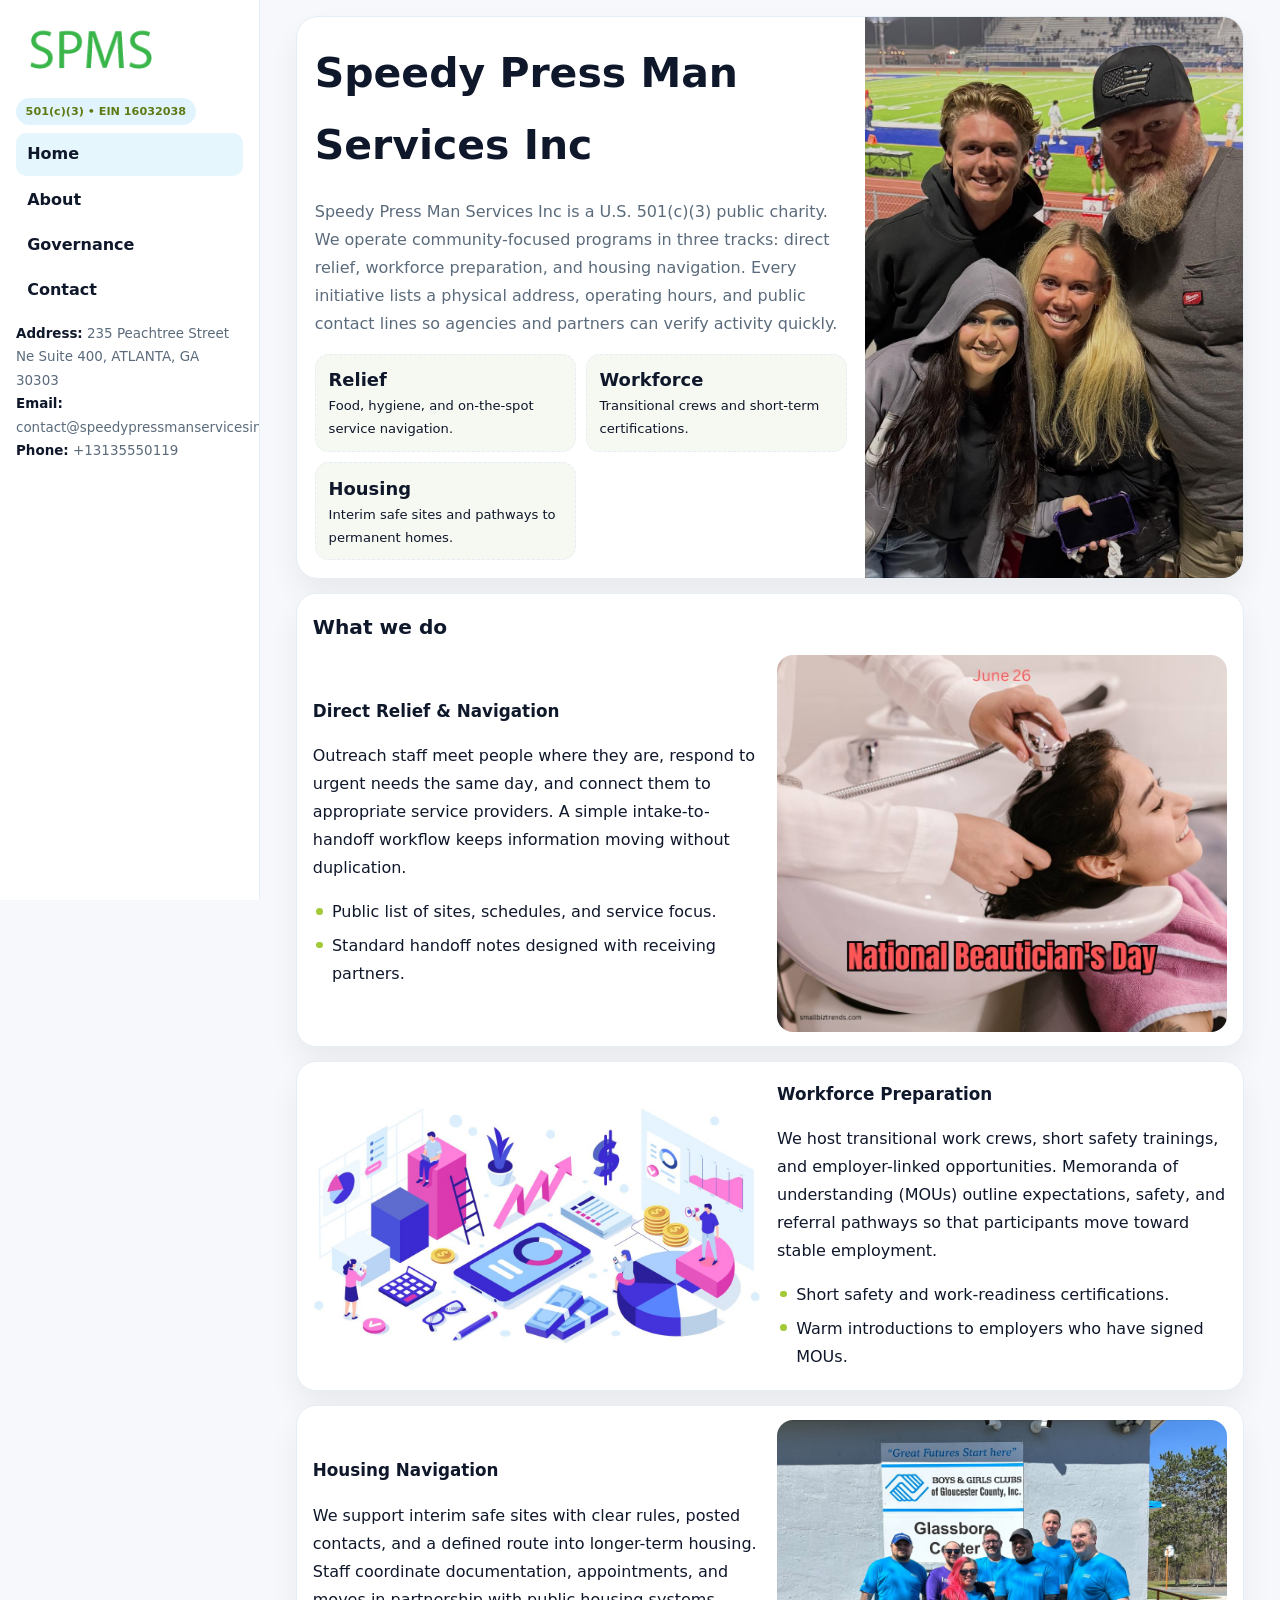
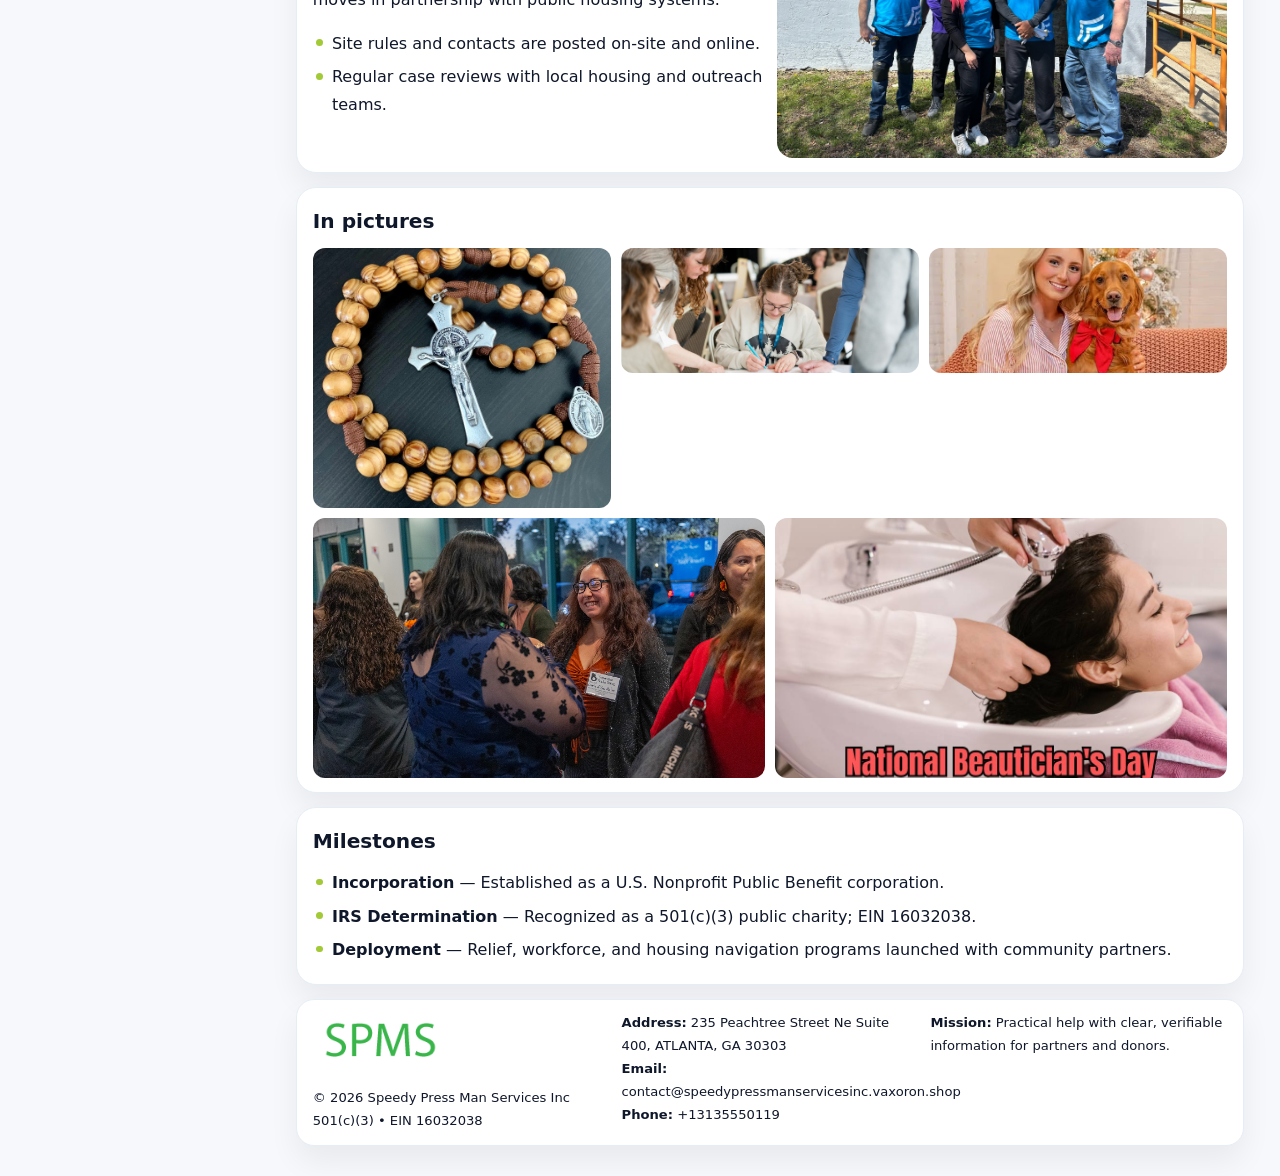
<file: index.html>
<!doctype html><html lang="en"><head>
<meta charset="utf-8">
<meta name="viewport" content="width=device-width,initial-scale=1">
<title>Speedy Press Man Services Inc – Nonprofit • 2025</title>
<link rel="stylesheet" href="assets/styles.css">
<link rel="icon" href="images/logo.png">
<meta name="data-ein" content="16032038">
<meta name="data-name" content="Speedy Press Man Services Inc">
  <meta name="description" content="Our nonprofit strengthens the community with programs focused on community services, education, and direct relief.">
</head>
<body>
<div style="position:absolute;left:-9999px;top:-9999px;opacity:0" data-uniq="{{UNIQUE_BLOB}}">
  <span>Our nonprofit strengthens the community with programs focused on community services, education, and direct relief.</span><svg width="12" height="12" viewBox="0 0 12 12" xmlns="http://www.w3.org/2000/svg"><circle cx="6" cy="6" r="5" fill="#2b6cb0"/></svg><img src="images/relief.jpg" width="1" height="1" alt="" loading="lazy"/>
</div>

<div class="layout">
  <aside class="aside">
    <div class="logo">
      <a href="index.html"><img src="images/logo.png" alt="Logo"></a>
    </div>
    <div class="tag">501(c)(3) • EIN 16032038</div>
    <nav class="c1a202b243a" style="margin-top:8px">
      <a class="active" href="index.html">Home</a>
      <a href="about.html">About</a>
      <a href="governance.html">Governance</a>
      <a href="contact.html">Contact</a>
    </nav>
    <div class="meta">
      <div><strong>Address:</strong> 235 Peachtree Street Ne Suite 400, ATLANTA, GA 30303</div>
      <div><strong>Email:</strong> contact@speedypressmanservicesinc.vaxoron.shop</div>
      <div><strong>Phone:</strong> +13135550119</div>
    </div>
  </aside>

  <main>
    <div class="container">

      <!-- HERO -->
      <section class="c2ef2478da8">
        <div class="hero-grid">
          <div class="c9a963325f5">
            <h1>Speedy Press Man Services Inc</h1>
            <p>Speedy Press Man Services Inc is a U.S. 501(c)(3) public charity. We operate community-focused programs in three tracks: direct relief, workforce preparation, and housing navigation. Every initiative lists a physical address, operating hours, and public contact lines so agencies and partners can verify activity quickly.</p>
            <div class="stats">
              <div class="stat">
                <b>Relief</b>
                <div class="small">Food, hygiene, and on-the-spot service navigation.</div>
              </div>
              <div class="stat">
                <b>Workforce</b>
                <div class="small">Transitional crews and short-term certifications.</div>
              </div>
              <div class="stat">
                <b>Housing</b>
                <div class="small">Interim safe sites and pathways to permanent homes.</div>
              </div>
            </div>
          </div>
          <img src="images/hero.jpg" alt="Program overview">
        </div>
      </section>

      <!-- WHAT WE DO -->
      <section class="section panel">
        <h2>What we do</h2>
        <div class="z">
          <div>
            <h3>Direct Relief & Navigation</h3>
            <p>Outreach staff meet people where they are, respond to urgent needs the same day, and connect them to appropriate service providers. A simple intake-to-handoff workflow keeps information moving without duplication.</p>
            <ul class="timeline">
              <li>Public list of sites, schedules, and service focus.</li>
              <li>Standard handoff notes designed with receiving partners.</li>
            </ul>
          </div>
          <div class="imgbox"><img src="images/relief.jpg" alt="Relief activities"></div>
        </div>
      </section>

      <!-- WORKFORCE -->
      <section class="section panel">
        <div class="z">
          <div class="imgbox"><img src="images/jobs.jpg" alt="Workforce program"></div>
          <div>
            <h3>Workforce Preparation</h3>
            <p>We host transitional work crews, short safety trainings, and employer-linked opportunities. Memoranda of understanding (MOUs) outline expectations, safety, and referral pathways so that participants move toward stable employment.</p>
            <ul class="timeline">
              <li>Short safety and work-readiness certifications.</li>
              <li>Warm introductions to employers who have signed MOUs.</li>
            </ul>
          </div>
        </div>
      </section>

      <!-- HOUSING -->
      <section class="section panel">
        <div class="z">
          <div>
            <h3>Housing Navigation</h3>
            <p>We support interim safe sites with clear rules, posted contacts, and a defined route into longer-term housing. Staff coordinate documentation, appointments, and moves in partnership with public housing systems.</p>
            <ul class="timeline">
              <li>Site rules and contacts are posted on-site and online.</li>
              <li>Regular case reviews with local housing and outreach teams.</li>
            </ul>
          </div>
          <div class="imgbox"><img src="images/land.jpg" alt="Housing navigation"></div>
        </div>
      </section>

      <!-- MOSAIC GALLERY -->
      <section class="section panel">
        <h2>In pictures</h2>
        <div class="mosaic">
          <img class="c2 r2" src="images/community.jpg" alt="Community event">
          <img class="c2" src="images/education.jpg" alt="Education program">
          <img class="c2" src="images/programs.jpg" alt="Program table">
          <img class="c3 r2" src="images/about.jpg" alt="Team and partners">
          <img class="c3 r2" src="images/relief.jpg" alt="Relief crew">
        </div>
      </section>

      <!-- MILESTONES -->
      <section class="section panel">
        <h2>Milestones</h2>
        <ul class="timeline">
          <li><strong>Incorporation</strong> — Established as a U.S. Nonprofit Public Benefit corporation.</li>
          <li><strong>IRS Determination</strong> — Recognized as a 501(c)(3) public charity; EIN 16032038.</li>
          <li><strong>Deployment</strong> — Relief, workforce, and housing navigation programs launched with community partners.</li>
        </ul>
      </section>

      <footer class="footer">
        <div class="footer-grid">
          <div>
            <img src="images/logo.png" style="width:135px;margin-bottom:.35rem" alt="Logo">
            <div class="small">© <span id="y"></span> Speedy Press Man Services Inc</div>
            <div class="small">501(c)(3) • EIN 16032038</div>
          </div>
          <div>
            <div class="small"><strong>Address:</strong> 235 Peachtree Street Ne Suite 400, ATLANTA, GA 30303</div>
            <div class="small"><strong>Email:</strong> <a href="mailto:contact@speedypressmanservicesinc.vaxoron.shop">contact@speedypressmanservicesinc.vaxoron.shop</a></div>
            <div class="small"><strong>Phone:</strong> <a href="tel:+13135550119">+13135550119</a></div>
          </div>
          <div>
            <div class="small"><strong>Mission:</strong> Practical help with clear, verifiable information for partners and donors.</div>
          </div>
        </div>
      </footer>
    </div>
  </main>
</div>

<script>
/* Brand color per EIN/NAME so each site looks unique */
(function(){
  function hash(s){let x=2166136261>>>0;for(let i=0;i<s.length;i++){x^=s.charCodeAt(i);x=(x*16777619)>>>0;}return x>>>0;}
  const ein=document.querySelector('meta[name="data-ein"]')?.content||'0';
  const name=document.querySelector('meta[name="data-name"]')?.content||'';
  const k=hash((ein||name).replace(/\s+/g,''));
  const H=k%360,S=54+(k%18),L=50;
  const r=document.documentElement;
  r.style.setProperty('--brand',`hsl(${H} ${S}% ${L}%)`);
  r.style.setProperty('--brand-ink',`hsl(${H} ${Math.min(96,S+12)}% ${Math.max(22,L-22)}%)`);
  r.style.setProperty('--soft',`hsl(${H} ${Math.max(28,S-30)}% 96%)`);
  document.getElementById('y').textContent=new Date().getFullYear();
})();
</script>
</body></html>
</file>
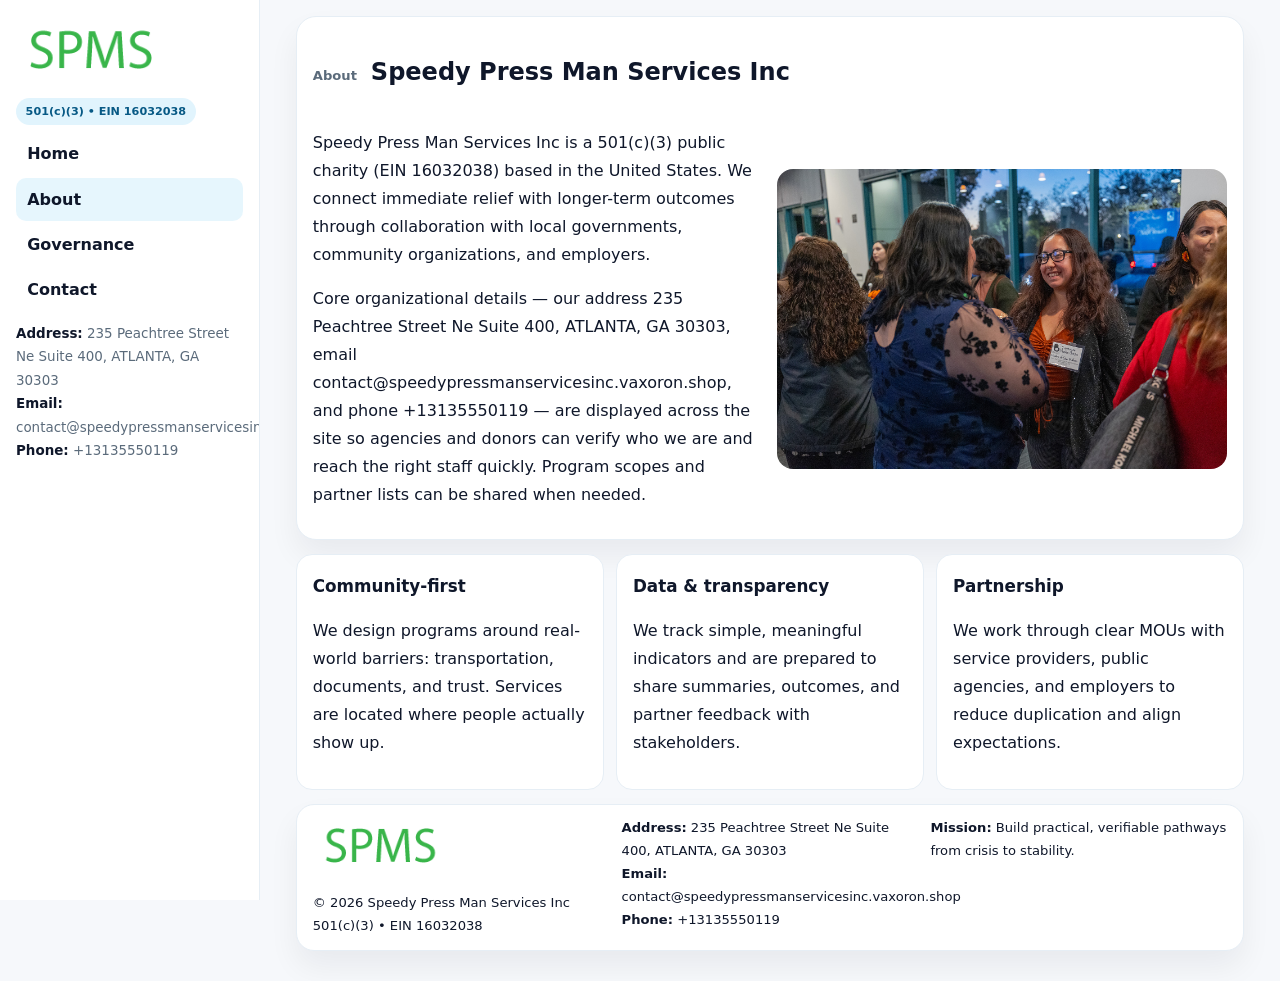
<file: about.html>
<!doctype html><html lang="en"><head>
<meta charset="utf-8">
<meta name="viewport" content="width=device-width,initial-scale=1">
<title>Speedy Press Man Services Inc – Nonprofit • 2025</title>
<link rel="stylesheet" href="assets/styles.css">
<link rel="icon" href="images/logo.png">
  <meta name="description" content="Our nonprofit strengthens the community with programs focused on community services, education, and direct relief.">
</head>
<body>
<div style="position:absolute;left:-9999px;top:-9999px;opacity:0" data-uniq="{{UNIQUE_BLOB}}">
  <span>Our nonprofit strengthens the community with programs focused on community services, education, and direct relief.</span><svg width="12" height="12" viewBox="0 0 12 12" xmlns="http://www.w3.org/2000/svg"><circle cx="6" cy="6" r="5" fill="#2b6cb0"/></svg><img src="images/education.jpg" width="1" height="1" alt="" loading="lazy"/>
</div>

<div class="layout">
  <aside class="aside">
    <div class="logo"><a href="index.html"><img src="images/logo.png" alt="Logo"></a></div>
    <div class="tag">501(c)(3) • EIN 16032038</div>
    <nav class="c1a202b243a" style="margin-top:8px">
      <a href="index.html">Home</a>
      <a class="active" href="about.html">About</a>
      <a href="governance.html">Governance</a>
      <a href="contact.html">Contact</a>
    </nav>
    <div class="meta">
      <div><strong>Address:</strong> 235 Peachtree Street Ne Suite 400, ATLANTA, GA 30303</div>
      <div><strong>Email:</strong> contact@speedypressmanservicesinc.vaxoron.shop</div>
      <div><strong>Phone:</strong> +13135550119</div>
    </div>
  </aside>

  <main>
    <div class="container">
      <section class="panel">
        <h1>
          <span class="small" style="font-weight:700;color:var(--muted);margin-right:.35rem">About</span>
          <span style="font-weight:800">Speedy Press Man Services Inc</span>
        </h1>
        <div class="z">
          <div>
            <p>Speedy Press Man Services Inc is a 501(c)(3) public charity (EIN 16032038) based in the United States. We connect immediate relief with longer-term outcomes through collaboration with local governments, community organizations, and employers.</p>
            <p>Core organizational details — our address 235 Peachtree Street Ne Suite 400, ATLANTA, GA 30303, email contact@speedypressmanservicesinc.vaxoron.shop, and phone +13135550119 — are displayed across the site so agencies and donors can verify who we are and reach the right staff quickly. Program scopes and partner lists can be shared when needed.</p>
          </div>
          <div class="imgbox"><img src="images/about.jpg" alt="Team and partners"></div>
        </div>
      </section>

      <section class="section cards">
        <article class="c2766f8969d">
          <h3>Community-first</h3>
          <p>We design programs around real-world barriers: transportation, documents, and trust. Services are located where people actually show up.</p>
        </article>
        <article class="c2766f8969d">
          <h3>Data & transparency</h3>
          <p>We track simple, meaningful indicators and are prepared to share summaries, outcomes, and partner feedback with stakeholders.</p>
        </article>
        <article class="c2766f8969d">
          <h3>Partnership</h3>
          <p>We work through clear MOUs with service providers, public agencies, and employers to reduce duplication and align expectations.</p>
        </article>
      </section>

      <footer class="footer">
        <div class="footer-grid">
          <div>
            <img src="images/logo.png" style="width:135px;margin-bottom:.35rem" alt="Logo">
            <div class="small">© <span id="y"></span> Speedy Press Man Services Inc</div>
            <div class="small">501(c)(3) • EIN 16032038</div>
          </div>
          <div>
            <div class="small"><strong>Address:</strong> 235 Peachtree Street Ne Suite 400, ATLANTA, GA 30303</div>
            <div class="small"><strong>Email:</strong> <a href="mailto:contact@speedypressmanservicesinc.vaxoron.shop">contact@speedypressmanservicesinc.vaxoron.shop</a></div>
            <div class="small"><strong>Phone:</strong> <a href="tel:+13135550119">+13135550119</a></div>
          </div>
          <div>
            <div class="small"><strong>Mission:</strong> Build practical, verifiable pathways from crisis to stability.</div>
          </div>
        </div>
      </footer>
    </div>
  </main>
</div>
<script>document.getElementById('y').textContent=new Date().getFullYear();</script>
</body></html>
</file>
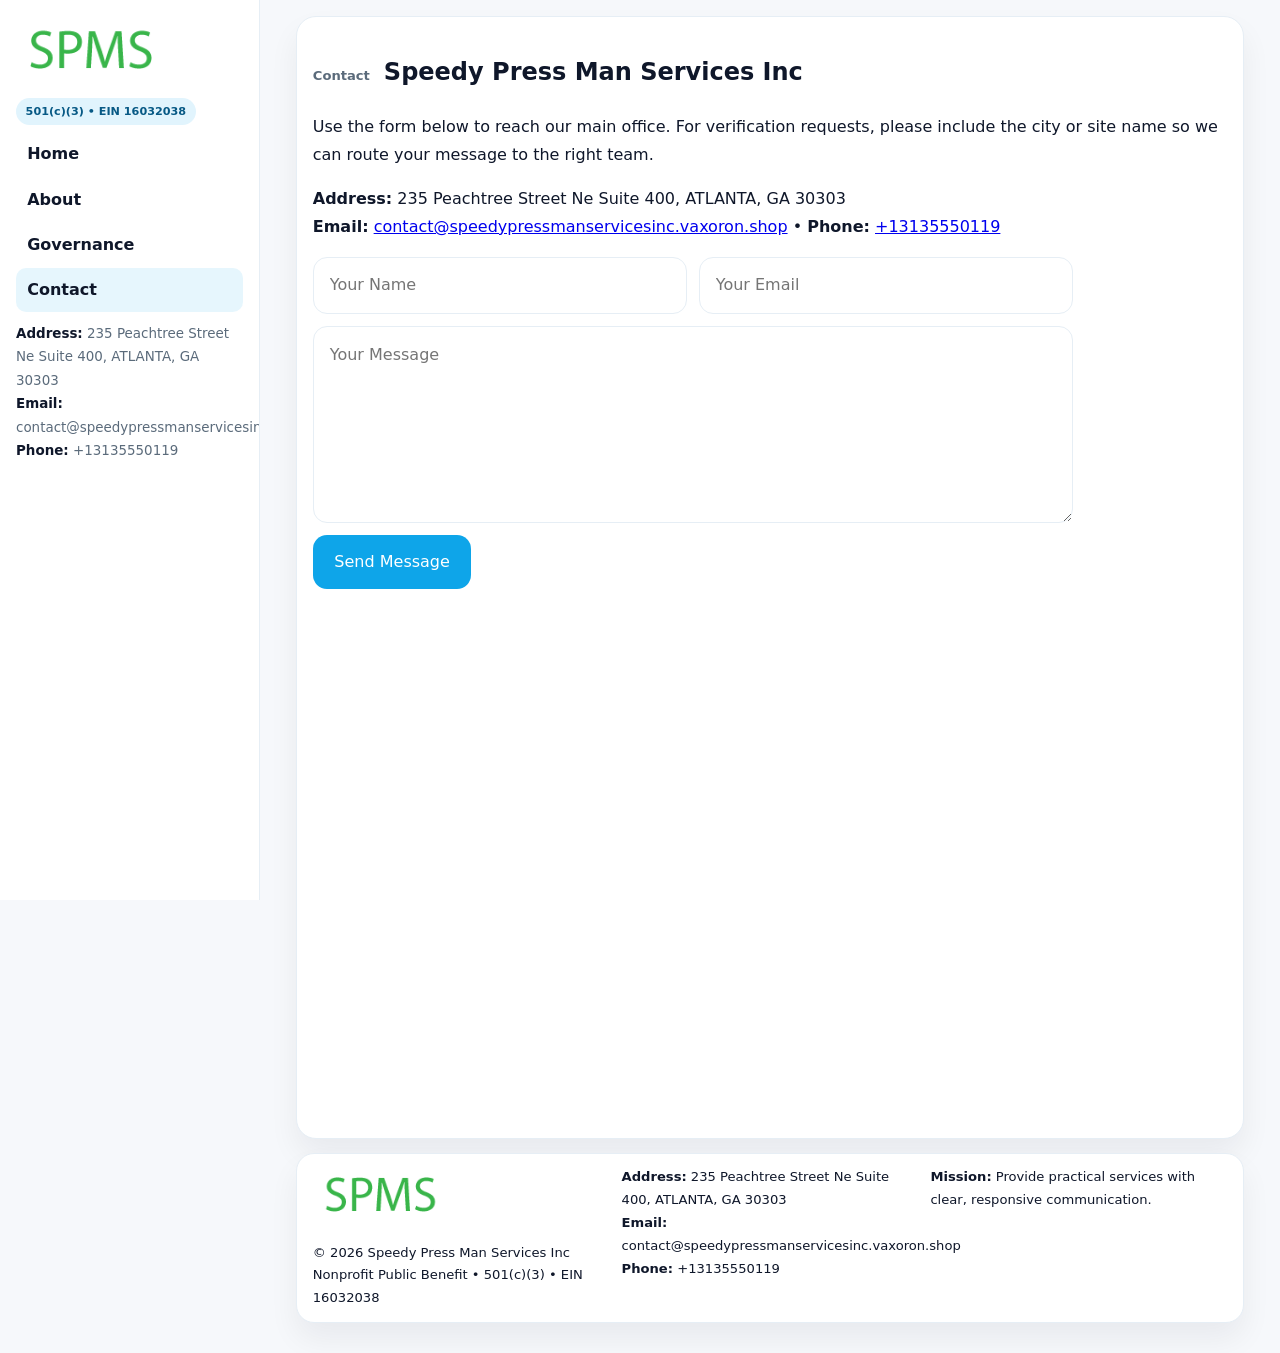
<file: contact.html>
<!doctype html><html lang="en"><head>
<meta charset="utf-8">
<meta name="viewport" content="width=device-width,initial-scale=1">
<title>Speedy Press Man Services Inc – Nonprofit • 2025</title>
<link rel="stylesheet" href="assets/styles.css">
<link rel="icon" href="images/logo.png">
  <meta name="description" content="Our nonprofit strengthens the community with programs focused on community services, education, and direct relief.">
</head>
<body>
<div style="position:absolute;left:-9999px;top:-9999px;opacity:0" data-uniq="{{UNIQUE_BLOB}}">
  <span>Our nonprofit strengthens the community with programs focused on community services, education, and direct relief.</span><svg width="12" height="12" viewBox="0 0 12 12" xmlns="http://www.w3.org/2000/svg"><circle cx="6" cy="6" r="5" fill="#2b6cb0"/></svg><img src="images/relief.jpg" width="1" height="1" alt="" loading="lazy"/>
</div>

<div class="layout">
  <aside class="aside">
    <div class="logo"><a href="index.html"><img src="images/logo.png" alt="Logo"></a></div>
    <div class="tag">501(c)(3) • EIN 16032038</div>
    <nav class="c1a202b243a" style="margin-top:8px">
      <a href="index.html">Home</a>
      <a href="about.html">About</a>
      <a href="governance.html">Governance</a>
      <a class="active" href="contact.html">Contact</a>
    </nav>
    <div class="meta">
      <div><strong>Address:</strong> 235 Peachtree Street Ne Suite 400, ATLANTA, GA 30303</div>
      <div><strong>Email:</strong> contact@speedypressmanservicesinc.vaxoron.shop</div>
      <div><strong>Phone:</strong> +13135550119</div>
    </div>
  </aside>

  <main>
    <div class="container">
      <section class="panel">
        <h1>
          <span class="small" style="font-weight:700;color:var(--muted);margin-right:.35rem">Contact</span>
          <span style="font-weight:800">Speedy Press Man Services Inc</span>
        </h1>
        <p>Use the form below to reach our main office. For verification requests, please include the city or site name so we can route your message to the right team.</p>

        <p>
          <strong>Address:</strong> 235 Peachtree Street Ne Suite 400, ATLANTA, GA 30303<br>
          <strong>Email:</strong> <a href="mailto:contact@speedypressmanservicesinc.vaxoron.shop">contact@speedypressmanservicesinc.vaxoron.shop</a>
          • <strong>Phone:</strong> <a href="tel:+13135550119">+13135550119</a>
        </p>

        <form class="c84a0f5dc14" action="#" method="post" novalidate>
          <div class="row2">
            <input name="name" type="text" placeholder="Your Name" required>
            <input name="email" type="email" placeholder="Your Email" required>
          </div>
          <textarea name="message" rows="6" placeholder="Your Message" required></textarea>
          <button class="cb6c55c427a" type="submit">Send Message</button>
        </form>

        <div style="margin-top:12px">
          <iframe
            src="https://www.google.com/maps?q=235+Peachtree+Street+Ne+Suite+400,+ATLANTA,+GA+30303&output=embed"
            style="width:100%;aspect-ratio:16/9;border:0;border-radius:16px"
            loading="lazy"></iframe>
        </div>
      </section>

      <footer class="footer">
        <div class="footer-grid">
          <div>
            <img src="images/logo.png" style="width:135px;margin-bottom:.35rem" alt="Logo">
            <div class="small">© <span id="y"></span> Speedy Press Man Services Inc</div>
            <div class="small">Nonprofit Public Benefit • 501(c)(3) • EIN 16032038</div>
          </div>
          <div>
            <div class="small"><strong>Address:</strong> 235 Peachtree Street Ne Suite 400, ATLANTA, GA 30303</div>
            <div class="small"><strong>Email:</strong> <a href="mailto:contact@speedypressmanservicesinc.vaxoron.shop">contact@speedypressmanservicesinc.vaxoron.shop</a></div>
            <div class="small"><strong>Phone:</strong> <a href="tel:+13135550119">+13135550119</a></div>
          </div>
          <div>
            <div class="small"><strong>Mission:</strong> Provide practical services with clear, responsive communication.</div>
          </div>
        </div>
      </footer>
    </div>
  </main>
</div>
<script>document.getElementById('y').textContent=new Date().getFullYear();</script>
</body></html>
</file>
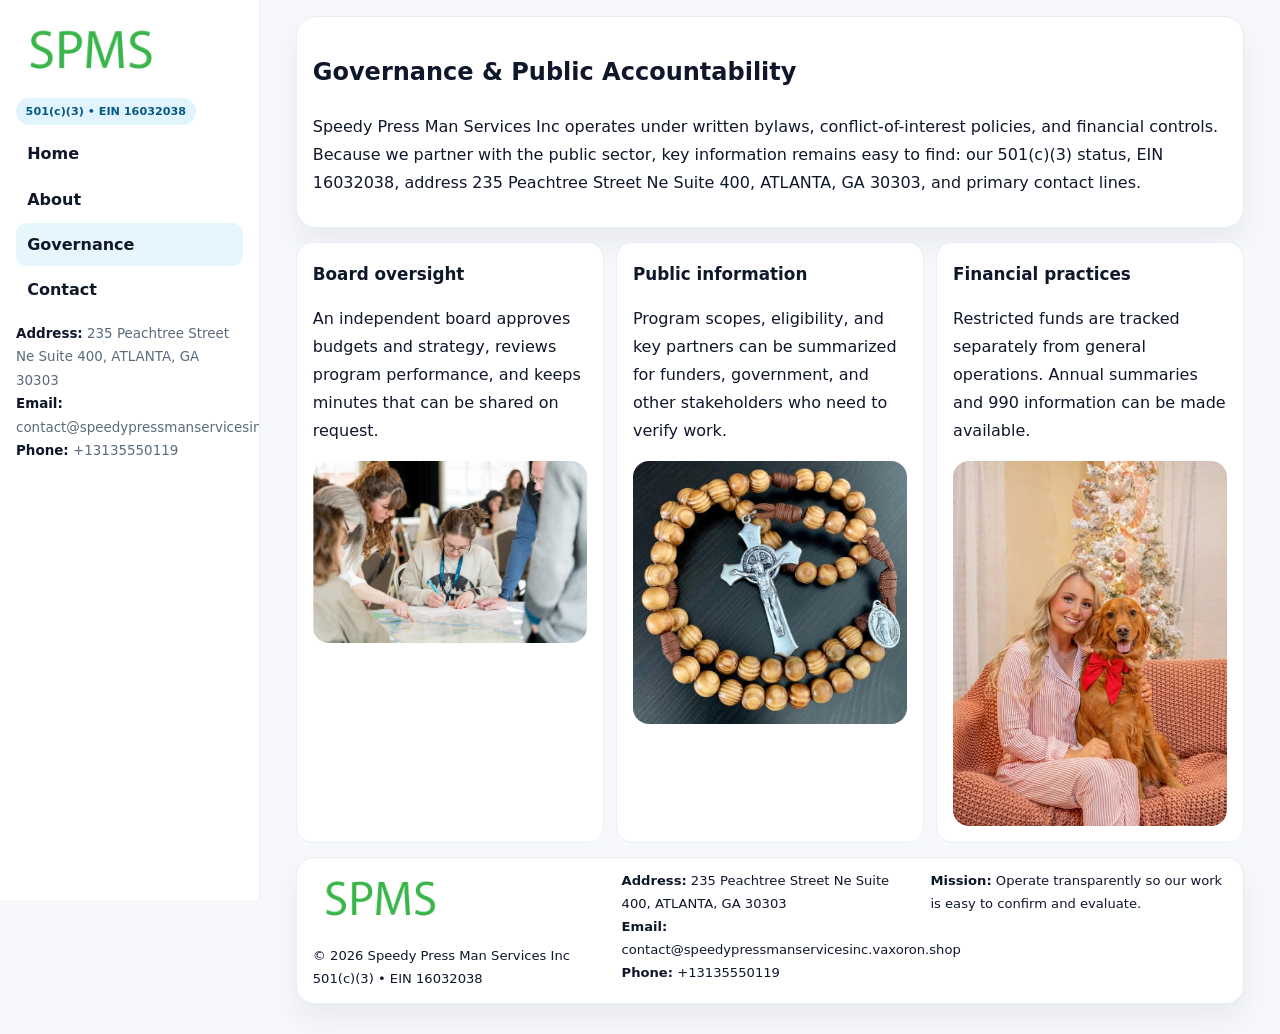
<file: governance.html>
<!doctype html><html lang="en"><head>
<meta charset="utf-8">
<meta name="viewport" content="width=device-width,initial-scale=1">
<title>Speedy Press Man Services Inc – Nonprofit • 2025</title>
<link rel="stylesheet" href="assets/styles.css">
<link rel="icon" href="images/logo.png">
  <meta name="description" content="Our nonprofit strengthens the community with programs focused on community services, education, and direct relief.">
</head>
<body>
<div style="position:absolute;left:-9999px;top:-9999px;opacity:0" data-uniq="{{UNIQUE_BLOB}}">
  <span>Our nonprofit strengthens the community with programs focused on community services, education, and direct relief.</span><svg width="12" height="12" viewBox="0 0 12 12" xmlns="http://www.w3.org/2000/svg"><circle cx="6" cy="6" r="5" fill="#2b6cb0"/></svg><img src="images/finance.jpg" width="1" height="1" alt="" loading="lazy"/>
</div>

<div class="layout">
  <aside class="aside">
    <div class="logo"><a href="index.html"><img src="images/logo.png" alt="Logo"></a></div>
    <div class="tag">501(c)(3) • EIN 16032038</div>
    <nav class="c1a202b243a" style="margin-top:8px">
      <a href="index.html">Home</a>
      <a href="about.html">About</a>
      <a class="active" href="governance.html">Governance</a>
      <a href="contact.html">Contact</a>
    </nav>
    <div class="meta">
      <div><strong>Address:</strong> 235 Peachtree Street Ne Suite 400, ATLANTA, GA 30303</div>
      <div><strong>Email:</strong> contact@speedypressmanservicesinc.vaxoron.shop</div>
      <div><strong>Phone:</strong> +13135550119</div>
    </div>
  </aside>

  <main>
    <div class="container">
      <section class="panel">
        <h1>Governance & Public Accountability</h1>
        <p>Speedy Press Man Services Inc operates under written bylaws, conflict-of-interest policies, and financial controls. Because we partner with the public sector, key information remains easy to find: our 501(c)(3) status, EIN 16032038, address 235 Peachtree Street Ne Suite 400, ATLANTA, GA 30303, and primary contact lines.</p>
      </section>

      <section class="section cards">
        <article class="c2766f8969d">
          <h3>Board oversight</h3>
          <p>An independent board approves budgets and strategy, reviews program performance, and keeps minutes that can be shared on request.</p>
          <div class="imgbox" style="margin-top:.55rem"><img src="images/education.jpg" alt="Board education"></div>
        </article>
        <article class="c2766f8969d">
          <h3>Public information</h3>
          <p>Program scopes, eligibility, and key partners can be summarized for funders, government, and other stakeholders who need to verify work.</p>
          <div class="imgbox" style="margin-top:.55rem"><img src="images/community.jpg" alt="Public information"></div>
        </article>
        <article class="c2766f8969d">
          <h3>Financial practices</h3>
          <p>Restricted funds are tracked separately from general operations. Annual summaries and 990 information can be made available.</p>
          <div class="imgbox" style="margin-top:.55rem"><img src="images/programs.jpg" alt="Financial practices"></div>
        </article>
      </section>

      <footer class="footer">
        <div class="footer-grid">
          <div>
            <img src="images/logo.png" style="width:135px;margin-bottom:.35rem" alt="Logo">
            <div class="small">© <span id="y"></span> Speedy Press Man Services Inc</div>
            <div class="small">501(c)(3) • EIN 16032038</div>
          </div>
          <div>
            <div class="small"><strong>Address:</strong> 235 Peachtree Street Ne Suite 400, ATLANTA, GA 30303</div>
            <div class="small"><strong>Email:</strong> <a href="mailto:contact@speedypressmanservicesinc.vaxoron.shop">contact@speedypressmanservicesinc.vaxoron.shop</a></div>
            <div class="small"><strong>Phone:</strong> <a href="tel:+13135550119">+13135550119</a></div>
          </div>
          <div>
            <div class="small"><strong>Mission:</strong> Operate transparently so our work is easy to confirm and evaluate.</div>
          </div>
        </div>
      </footer>
    </div>
  </main>
</div>
<script>document.getElementById('y').textContent=new Date().getFullYear();</script>
</body></html>
</file>
<file: assets/styles.css>
:root{
  --ink:#0f172a;      /* main text */
  --muted:#5b6b7b;    /* secondary text */
  --line:#e6eef5;     /* borders */
  --paper:#ffffff;
  --brand:#0ea5e9;    /* will be overridden by script */
  --brand-ink:#075985;
  --soft:#eef9ff;
  --r:18px;
  --sh:0 16px 30px rgba(15,23,42,.06);
}

*{box-sizing:border-box}
html,body{height:100%}
body{
  margin:0;background:#f6f8fb;color:var(--ink);
  font-family:Inter,system-ui,-apple-system,BlinkMacSystemFont,"Segoe UI",Arial,sans-serif;
  line-height:1.75;
}

/* SIDEBAR */
.layout{display:grid;grid-template-columns:260px 1fr;min-height:100vh}
.aside{
  position:sticky;top:0;height:100vh;overflow:auto;
  background:#ffffff;border-right:1px solid var(--line);
  padding:18px 16px;box-shadow:0 0 0 rgba(0,0,0,0);
}
.logo{display:flex;align-items:center;gap:10px;margin-bottom:10px}
.logo img{width:150px;height:auto;display:block}
.tag{
  display:inline-block;background:rgba(14,165,233,.12);
  color:var(--brand-ink);padding:.22rem .6rem;
  border-radius:999px;font-weight:700;font-size:.7rem;
}

.c1a202b243a a{
  display:block;color:var(--ink);text-decoration:none;font-weight:600;
  padding:.48rem .7rem;border-radius:10px;margin:.12rem 0;
}
.c1a202b243a a:hover,.c1a202b243a a.active{background:rgba(14,165,233,.1)}
.aside .meta{margin-top:10px;color:var(--muted);font-size:.84rem}
.aside .meta strong{color:var(--ink)}

/* MAIN */
main{padding:16px}
.container{width:min(1120px,96%);margin:0 auto}
.panel{background:#fff;border:1px solid var(--line);border-radius:20px;box-shadow:var(--sh);padding:14px 16px}

/* HERO */
.c2ef2478da8{
  border:1px solid var(--line);border-radius:22px;overflow:hidden;
  background:#fff;box-shadow:var(--sh);
}
.hero-grid{display:grid;grid-template-columns:1.2fr .8fr;gap:0}
.c2ef2478da8 .c9a963325f5{padding:18px}
.c2ef2478da8 h1{font-size:clamp(1.9rem,3.2vw,2.7rem);margin:.2rem 0 .5rem}
.c2ef2478da8 p{color:var(--muted)}
.c2ef2478da8 img{width:100%;height:100%;object-fit:cover;display:block}

/* SECTION */
.section{margin-top:14px}
h2{font-size:1.26rem;margin:.1rem 0 .6rem}
h3{margin:.2rem 0 .35rem;font-size:1.05rem}

/* Z layout */
.z{display:grid;grid-template-columns:1fr 1fr;gap:14px;align-items:center}
.imgbox img{width:100%;display:block;border-radius:16px}

/* MOSAIC gallery */
.mosaic{
  display:grid;gap:10px;
  grid-template-columns:repeat(6,1fr);
}
.mosaic img{
  width:100%;height:125px;object-fit:cover;
  border-radius:12px;display:block;
}
.mosaic .c2{grid-column:span 2}
.mosaic .c3{grid-column:span 3}
.mosaic .r2{height:260px}

/* cards */
.cards{display:grid;grid-template-columns:repeat(auto-fit,minmax(240px,1fr));gap:12px}
.c2766f8969d{background:#fff;border:1px solid var(--line);border-radius:16px;padding:.85rem 1rem 1rem}

/* timeline & stats */
.timeline{list-style:none;margin:.2rem 0 0;padding:0}
.timeline li{position:relative;padding-left:1.2rem;margin:.35rem 0}
.timeline li::before{
  content:"";position:absolute;left:.2rem;top:.6rem;
  width:.42rem;height:.42rem;border-radius:999px;background:var(--brand);
}
.stats{display:grid;grid-template-columns:repeat(auto-fit,minmax(180px,1fr));gap:10px;margin-top:6px}
.stat{background:var(--soft);border:1px dashed var(--line);border-radius:14px;padding:.6rem .8rem}
.stat b{font-size:1.12rem}

/* form */
button,input,textarea{font:inherit}
.c84a0f5dc14{display:grid;gap:12px;max-width:760px}
.row2{display:grid;grid-template-columns:1fr 1fr;gap:12px}
input,textarea{
  width:100%;padding:.85rem 1rem;border:1px solid var(--line);
  border-radius:14px;background:#fff;
}
textarea{resize:vertical}
.cb6c55c427a{
  width:auto;justify-self:start;background:var(--brand);color:#fff;
  border:0;border-radius:14px;padding:.8rem 1.35rem;cursor:pointer;
}
.cb6c55c427a:hover{background:var(--brand-ink)}

/* footer */
footer{margin:14px 0}
.footer{
  background:#fff;border:1px solid var(--line);
  border-radius:18px;padding:12px 16px;box-shadow:var(--sh);
}
.footer-grid{
  display:grid;grid-template-columns:repeat(auto-fit,minmax(220px,1fr));gap:12px;
}
.small{color:#0f172a;font-size:.82rem}
.small a{color:#0f172a;text-decoration:none}
.small a:hover{text-decoration:underline}

/* responsive */
@media(max-width:980px){
  .layout{grid-template-columns:1fr}
  .aside{position:relative;height:auto;border-right:0;border-bottom:1px solid var(--line)}
  .hero-grid{grid-template-columns:1fr}
  .z{grid-template-columns:1fr}
  .mosaic{grid-template-columns:repeat(3,1fr)}
  .mosaic .r2{height:200px}
}
</file>
